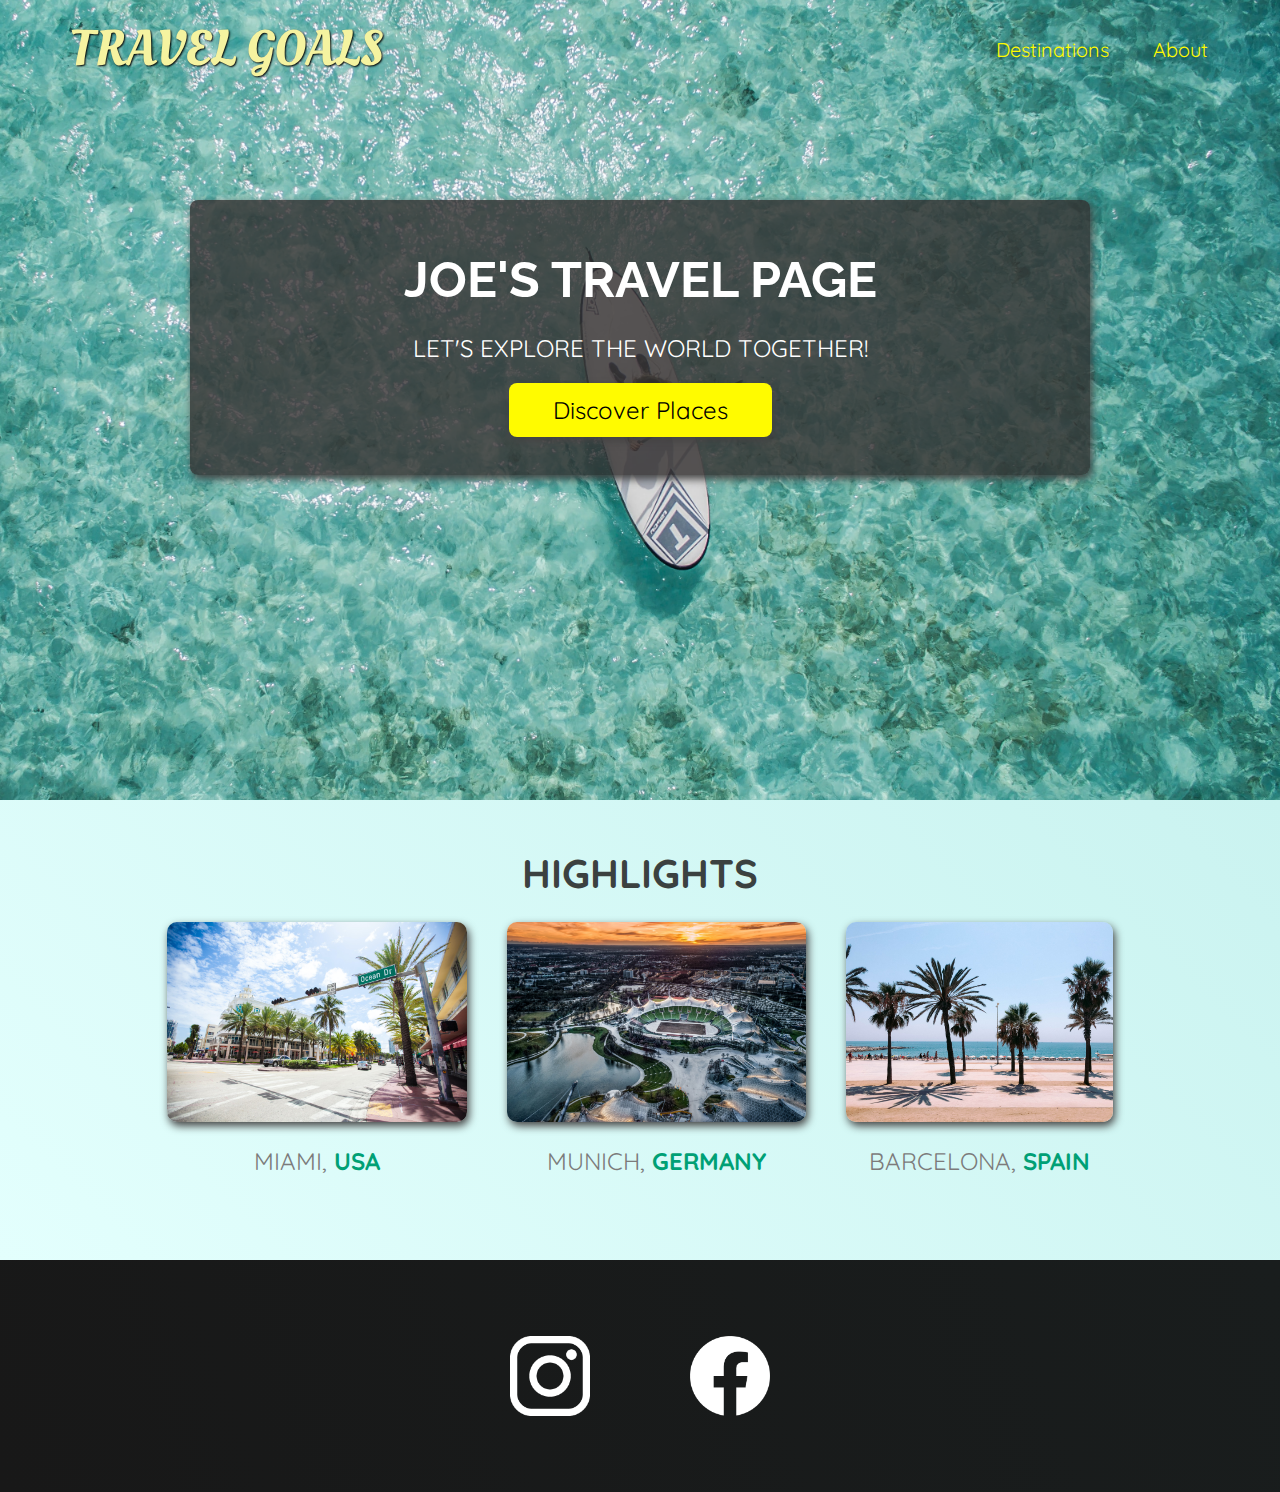
<file: index.html>
<!DOCTYPE html>
<html lang="en">
  <head>
    <meta charset="UTF-8">
      <link
        href="https://fonts.googleapis.com/css2?family=Raleway:wght@700&family=Oleo+Script:wght@700&family=Quicksand:wght@300;500;700&display=swap"
        rel="stylesheet"
      >
    <link rel="stylesheet" href="styles.css">
    <link rel="stylesheet" href="shared.css">
    <title>Travel Goals</title>
  </head>
  <body>
    
    <header>
      <div id="page-logo">
        <a href="/index.html">Travel Goals</a>
      </div>
      <nav>
        <ul>
          <li><a href="/places.html">Destinations</a></li>
          <li><a href="">About</a></li>
        </ul>
      </nav>
    </header>

    <main>
      <section id="hero">
        <div id="hero-content">
          <h1>Joe's Travel Page</h1>
          <p>Let's explore the world together!</p>
          <a href="">Discover Places</a>
        </div>
      </section>
      <section id="highlights">
        <h2>Highlights</h2>
        <ul id="destinations">

          <li class="destination">
            <img src="images/places/miami.jpg" alt="Miami streets on sunny day">
            <p>Miami, <strong>USA</strong></p>
          </li>
          <li class="destination">
            <img src="images/places/munich.jpg" alt="Munich stadium in winter">
            <p>Munich, <strong>Germany</strong></p>
          </li>
          <li class="destination">
            <img src="images/places/barcelona.jpg" alt="Palm beach in barcelona">
            <p>Barcelona, <strong>Spain</strong></p>
          </li>

        </ul>
      </section>
    </main>
    
    <footer>
      <ul>
        <li>
          <a href="https://instagram.com" target="_blank">
            <img src="images/icons/insta.png" alt="instagram icon">
          </a>
        </li>
        <li>
          <a href="https://facebook.com" target="_blank">
            <img src="images/icons/facebook.png" alt="facebook icon">
          </a>
        </li>
      </ul>
    </footer>
  </body>
</html>
</file>
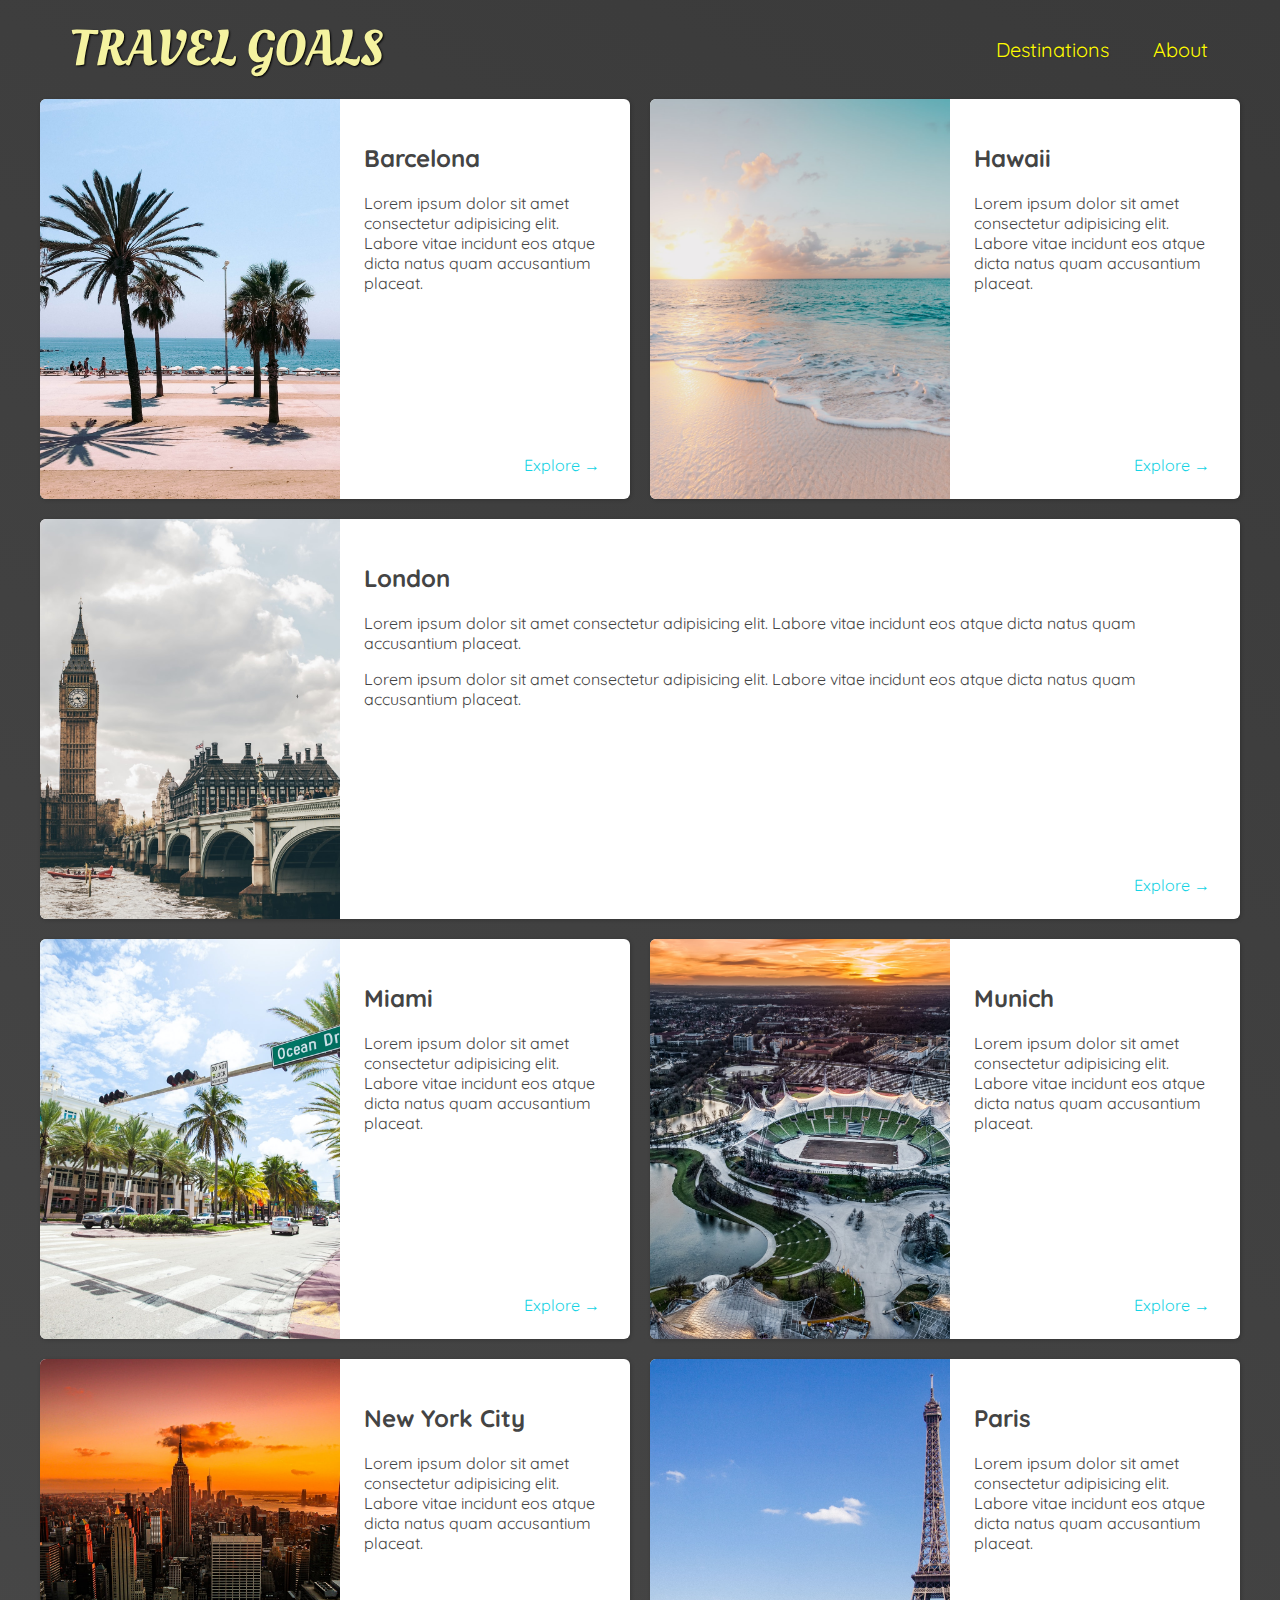
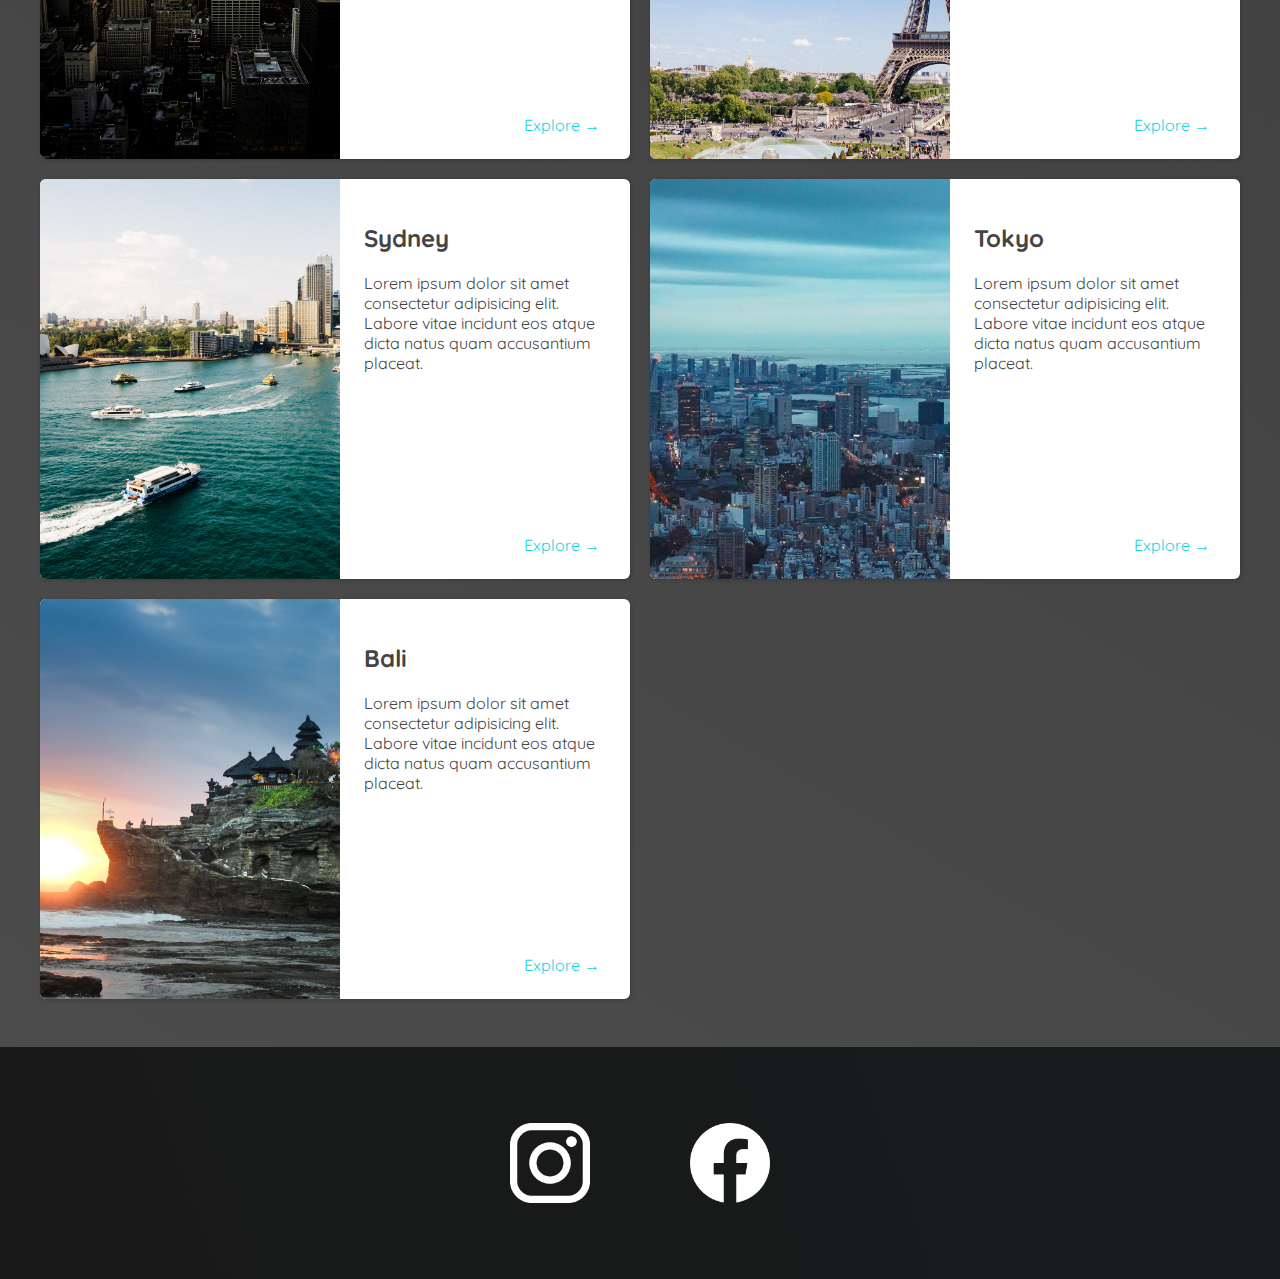
<file: places.html>
<!DOCTYPE html>
<html lang="en">
  <head>
    <meta charset="UTF-8">
      <link
        href="https://fonts.googleapis.com/css2?family=Raleway:wght@700&family=Oleo+Script:wght@700&family=Quicksand:wght@300;500;700&display=swap"
        rel="stylesheet"
      >
    <link rel="stylesheet" href="shared.css">
    <link rel="stylesheet" href="places.css">
    <title>Travel Goals</title>
  </head>
  <body>
    
    <header>
      <div id="page-logo">
        <a href="/index.html">Travel Goals</a>
      </div>
      <nav>
        <ul>
          <li><a href="/places.html">Destinations</a></li>
          <li><a href="">About</a></li>
        </ul>
      </nav>
    </header>

    <main>
      <ul>
        <li>
          <img src="images/places/barcelona.jpg" alt="City of Barcelona" />
          <div class="item-content">
            <div>
              <h2>Barcelona</h2>
              <p>
                Lorem ipsum dolor sit amet consectetur adipisicing elit. Labore
                vitae incidunt eos atque dicta natus quam accusantium placeat.
              </p>
            </div>
            <div class="actions">
              <a href="https://en.wikipedia.org/wiki/Barcelona">Explore &#x2192</a>
            </div>
          </div>
        </li>
        <li>
          <img src="images/places/hawaii.jpg" alt="Hawaii beach" />
          <div class="item-content">
            <div>
              <h2>Hawaii</h2>
              <p>
                Lorem ipsum dolor sit amet consectetur adipisicing elit. Labore
                vitae incidunt eos atque dicta natus quam accusantium placeat.
              </p>
            </div>
            <div class="actions">
              <a href="hhttps://en.wikipedia.org/wiki/Hawaii">Explore &#x2192</a>
            </div>
          </div>
        </li>
        <li>
          <img src="images/places/london.jpg" alt="London city" />
          <div class="item-content">
            <div>
              <h2>London</h2>
              <p>
                Lorem ipsum dolor sit amet consectetur adipisicing elit. Labore
                vitae incidunt eos atque dicta natus quam accusantium placeat.
              </p>
              <p>
                Lorem ipsum dolor sit amet consectetur adipisicing elit. Labore
                vitae incidunt eos atque dicta natus quam accusantium placeat.
              </p>
            </div>
            <div class="actions">
              <a href="https://en.wikipedia.org/wiki/London">Explore &#x2192</a>
            </div>
          </div>
        </li>
        <li>
          <img src="images/places/miami.jpg" alt="Miami streets" />
          <div class="item-content">
            <div>
              <h2>Miami</h2>
              <p>
                Lorem ipsum dolor sit amet consectetur adipisicing elit. Labore
                vitae incidunt eos atque dicta natus quam accusantium placeat.
              </p>
            </div>
            <div class="actions">
              <a href="https://en.wikipedia.org/wiki/Miami">Explore &#x2192</a>
            </div>
          </div>
        </li>
        <li>
          <img src="images/places/munich.jpg" alt="Munich football stadium" />
          <div class="item-content">
            <div>
              <h2>Munich</h2>
              <p>
                Lorem ipsum dolor sit amet consectetur adipisicing elit. Labore
                vitae incidunt eos atque dicta natus quam accusantium placeat.
              </p>
            </div>
            <div class="actions">
              <a href="https://en.wikipedia.org/wiki/Munich">Explore &#x2192</a>
            </div>
          </div>
        </li>
        <li>
          <img src="images/places/new-york-city.jpg" alt="New York City skyline" />
          <div class="item-content">
            <div>
              <h2>New York City</h2>
              <p>
                Lorem ipsum dolor sit amet consectetur adipisicing elit. Labore
                vitae incidunt eos atque dicta natus quam accusantium placeat.
              </p>
            </div>
            <div class="actions">
              <a href="https://en.wikipedia.org/wiki/New_York_City"
                >Explore &#x2192</a
              >
            </div>
          </div>
        </li>
        <li>
          <img src="images/places/paris.jpg" alt="Paris city" />
          <div class="item-content">
            <div>
              <h2>Paris</h2>
              <p>
                Lorem ipsum dolor sit amet consectetur adipisicing elit. Labore
                vitae incidunt eos atque dicta natus quam accusantium placeat.
              </p>
            </div>
            <div class="actions">
              <a href="https://en.wikipedia.org/wiki/Paris">Explore &#x2192</a>
            </div>
          </div>
        </li>
        <li>
          <img src="images/places/sydney.jpg" alt="Sydney beach" />
          <div class="item-content">
            <div>
              <h2>Sydney</h2>
              <p>
                Lorem ipsum dolor sit amet consectetur adipisicing elit. Labore
                vitae incidunt eos atque dicta natus quam accusantium placeat.
              </p>
            </div>
            <div class="actions">
              <a href="https://en.wikipedia.org/wiki/Sydney">Explore &#x2192</a>
            </div>
          </div>
        </li>
        <li>
          <img src="images/places/tokyo.jpg" alt="Tokyo skyline" />
          <div class="item-content">
            <div>
              <h2>Tokyo</h2>
              <p>
                Lorem ipsum dolor sit amet consectetur adipisicing elit. Labore
                vitae incidunt eos atque dicta natus quam accusantium placeat.
              </p>
            </div>
            <div class="actions">
              <a href="https://en.wikipedia.org/wiki/Tokyo">Explore &#x2192</a>
            </div>
          </div>
        </li>
        <li>
          <img src="images/places/bali.jpg" alt="Bali beach" />
          <div class="item-content">
            <div>
              <h2>Bali</h2>
              <p>
                Lorem ipsum dolor sit amet consectetur adipisicing elit. Labore
                vitae incidunt eos atque dicta natus quam accusantium placeat.
              </p>
            </div>
            <div class="actions">
              <a href="https://en.wikipedia.org/wiki/Bali">Explore &#x2192</a>
            </div>
          </div>
        </li>
      </ul>
    </main>

        <footer>
      <ul>
        <li>
          <a href="https://instagram.com" target="_blank">
            <img src="images/icons/insta.png" alt="instagram icon">
          </a>
        </li>
        <li>
          <a href="https://facebook.com" target="_blank">
            <img src="images/icons/facebook.png" alt="facebook icon">
          </a>
        </li>
      </ul>
    </footer>
  </body>
</html>
</file>
<file: styles.css>
#hero {
  height: 800px;
  background-image: url("/images/places/ocean.jpg");
  background-position: center;
  background-size: cover;
}

#hero-content {
  width: 900px;
  background-color: rgba(51, 47, 47, 0.8);
  box-shadow: 2px 4px 8px rgb(68, 67, 67);
  border-radius: 8px;
  text-align: center;
  padding: 50px 0px;
  margin: 0 auto;
  position: relative;
  top: 200px;
}

#hero-content h1 {
  color: white;
  text-transform: uppercase;
  font-size: 50px;
  font-family: "Raleway", sans-serif;
  margin: 0;
}

#hero-content p {
  color: white;
  text-transform: uppercase;
  font-size: 24px;
  font-weight: 300px;
  margin-bottom: 32px;
}

#hero-content a {
  text-decoration: none;
  background-color:  rgb(255, 251, 0);
  padding: 12px 44px;
  color: black;
  font-size: 24px;
  font-weight: 700px;
  border-radius: 8px;
  box-shadow: 2px 4px 8px rgb(68, 67, 67);
}

#hero-content a:hover {
  background-color: rgb(255, 238, 0);
}

#highlights {
  padding: 24px;
  background: linear-gradient(45deg, rgb(227, 255, 253), rgb(202, 243, 240));
}

#highlights h2 {
  text-transform: uppercase;
  text-align: center;
  font-size: 40px;
  color: rgb(59, 65, 64);
  margin: 24px 0px;
}

#destinations {
  display: flex;
  width: 90%;
  margin: auto;
  margin-bottom: 40px;
  justify-content: center;
}

.destination {
  margin: 0 20px;
  text-transform: uppercase;
}

.destination p {
  text-align: center;
  font-size: 24px;
  color: rgb(124, 123, 123);
  margin: 20px 0px;
}

.destination img {
  height: 200px;
  width: 100%;
  box-shadow: 2px 4px 8px rgb(68, 67, 67);
  border-radius: 10px;
  object-fit: cover;
}

.destination strong {
  color: rgb(0, 160, 117)
}
</file>
<file: shared.css>
body {
  font-family: "Quicksand", sans-serif;
  margin: 0;
}

#page-logo a {
  color: rgb(183, 230, 235);
}

ul {
  list-style: none;
  margin: 0;
  padding: 0;
}

header {
  display: flex;
  justify-content: space-between;
  align-items: center;
  padding: 15px 60px;
  position: absolute;
  width: 100%;
  box-sizing: border-box;
}

header a {
  color: rgb(183, 230, 235);
}

#page-logo a {
  padding: 10px;
  font-family: "Oleo Script", sans-serif;
  color: rgb(245, 243, 160);
  font-size: 50px;
  text-decoration: none;
  text-transform: uppercase;
  text-shadow: 1px 1px 2px rgb(0, 0, 0);
}

header ul {
  display: flex;
}

header li {
  margin-left: 20px;
}

header a {
  color: rgb(255, 251, 0);
  text-decoration: none;
  font-size: 20px;
  padding: 12px;
  text-shadow: 1px 1px 2px rgb(0, 0, 0, 0.2);
  border-radius: 6px;
}

header a:hover {
  color: rgb(77, 77, 77);
  background-color: rgb(255, 251, 0);
}

ul a {
  text-decoration: none;
}

footer {
  background: linear-gradient(70deg, rgb(24, 24, 24), rgb(25, 29, 29));
  padding: 36px 0;
}

footer ul {
  display: flex;
  justify-content: center;
  padding: 40px;
}

footer li {
  width: 80px;
  height: 80px;
  margin: 0 50px;
}

footer img {
  width: 100%;
  height: 100%;
}
</file>
<file: places.css>
body {
  background: linear-gradient(30deg, rgb(77, 77, 77), rgb(58, 58, 58));
  color: rgb(68, 68, 68);
}

header {
  position: static;
}

main ul {
  width: 1200px;
  margin: 0 auto 48px auto;
  display: grid;
  grid-template-columns: 1fr 1fr;
  gap: 20px 20px;
}

li:nth-child(3) {
  grid-column: 1/3;
}


main li {
  display: flex;
  background-color: white;
  box-shadow: 1px 1px 4px rgba(0, 0, 0, 0.2);
  border-radius: 6px;
  overflow: hidden;
}
main li img {
  width: 300px;
  height: 400px;
  object-fit: cover;
}

.item-content {
  padding: 24px;
  display: flex;
  flex-direction: column;
  justify-content: space-between;
}

.actions {
  text-align: right;
}

.actions a {
  text-decoration: none;
  padding: 6px;
  color: rgb(22, 211, 228);
  border-radius: 5px;
}

.actions a:hover {
  background-color: rgb(198, 240, 244);
}
</file>
